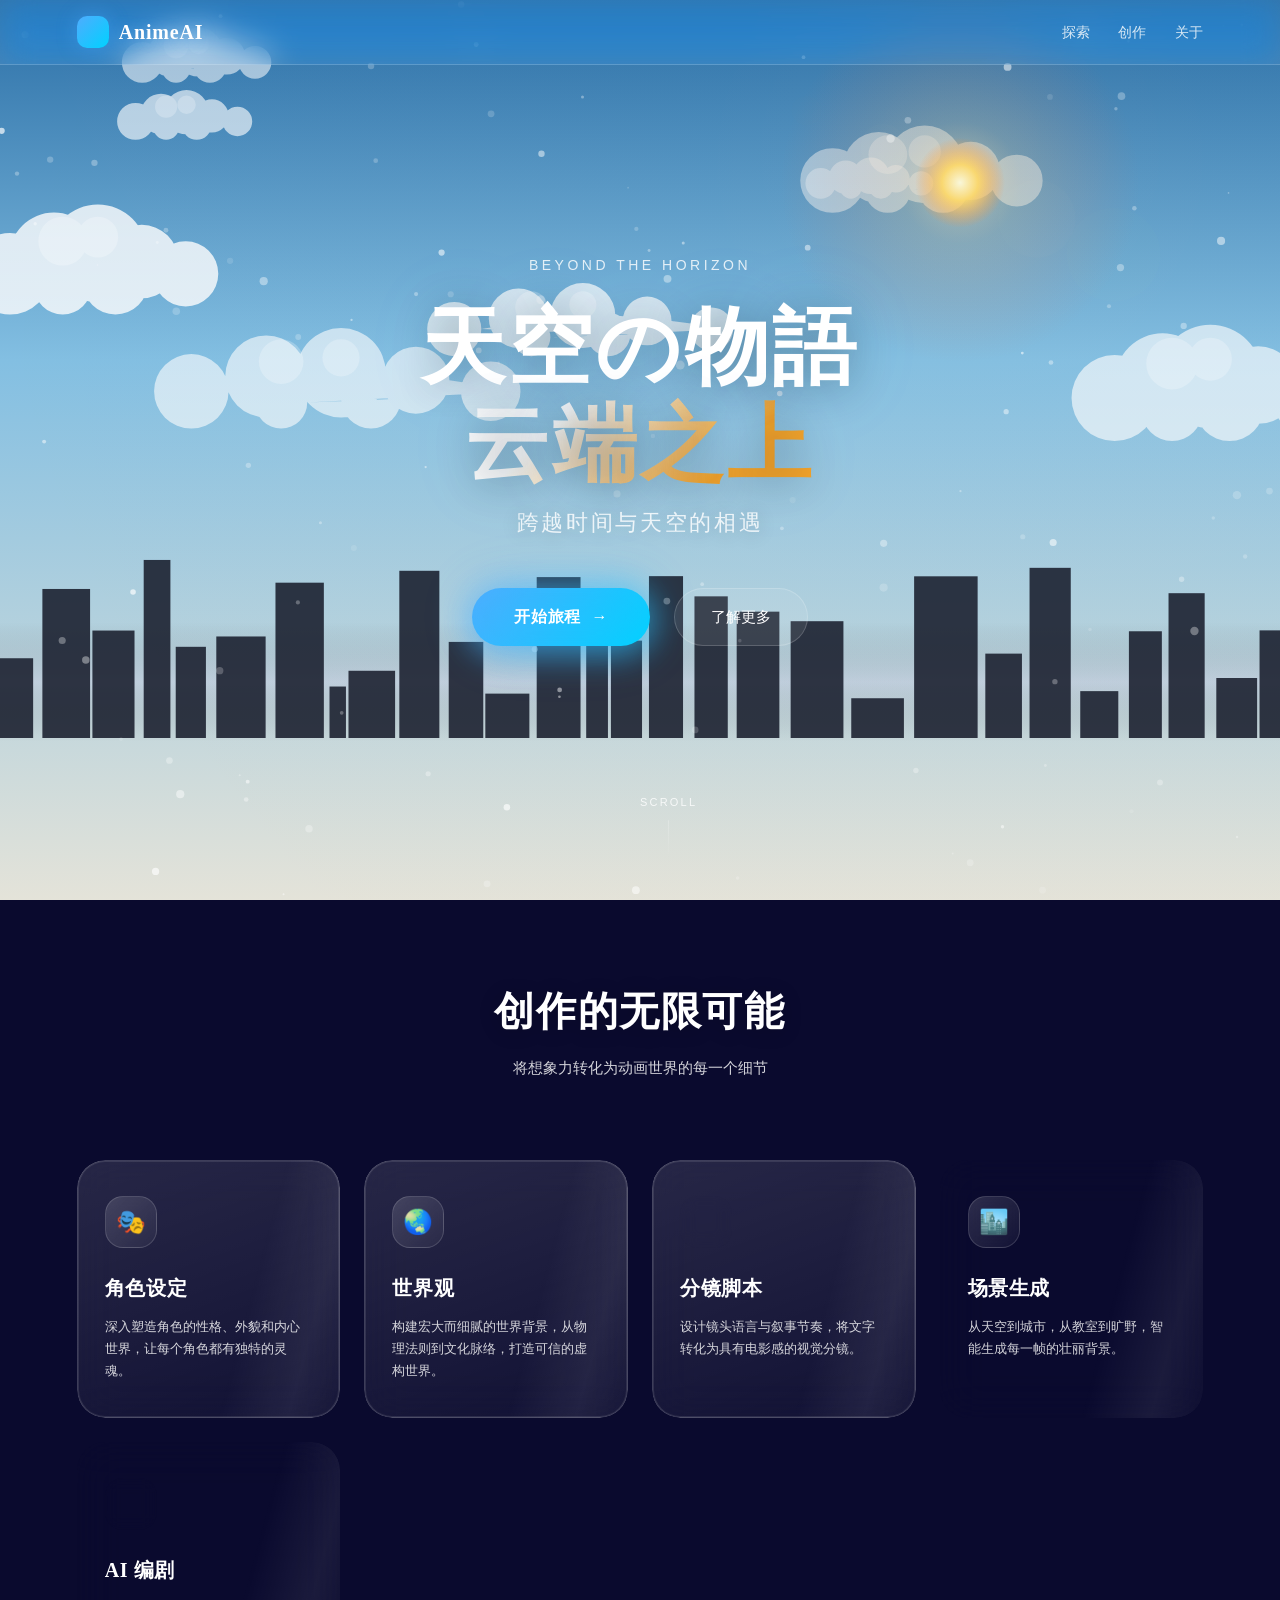
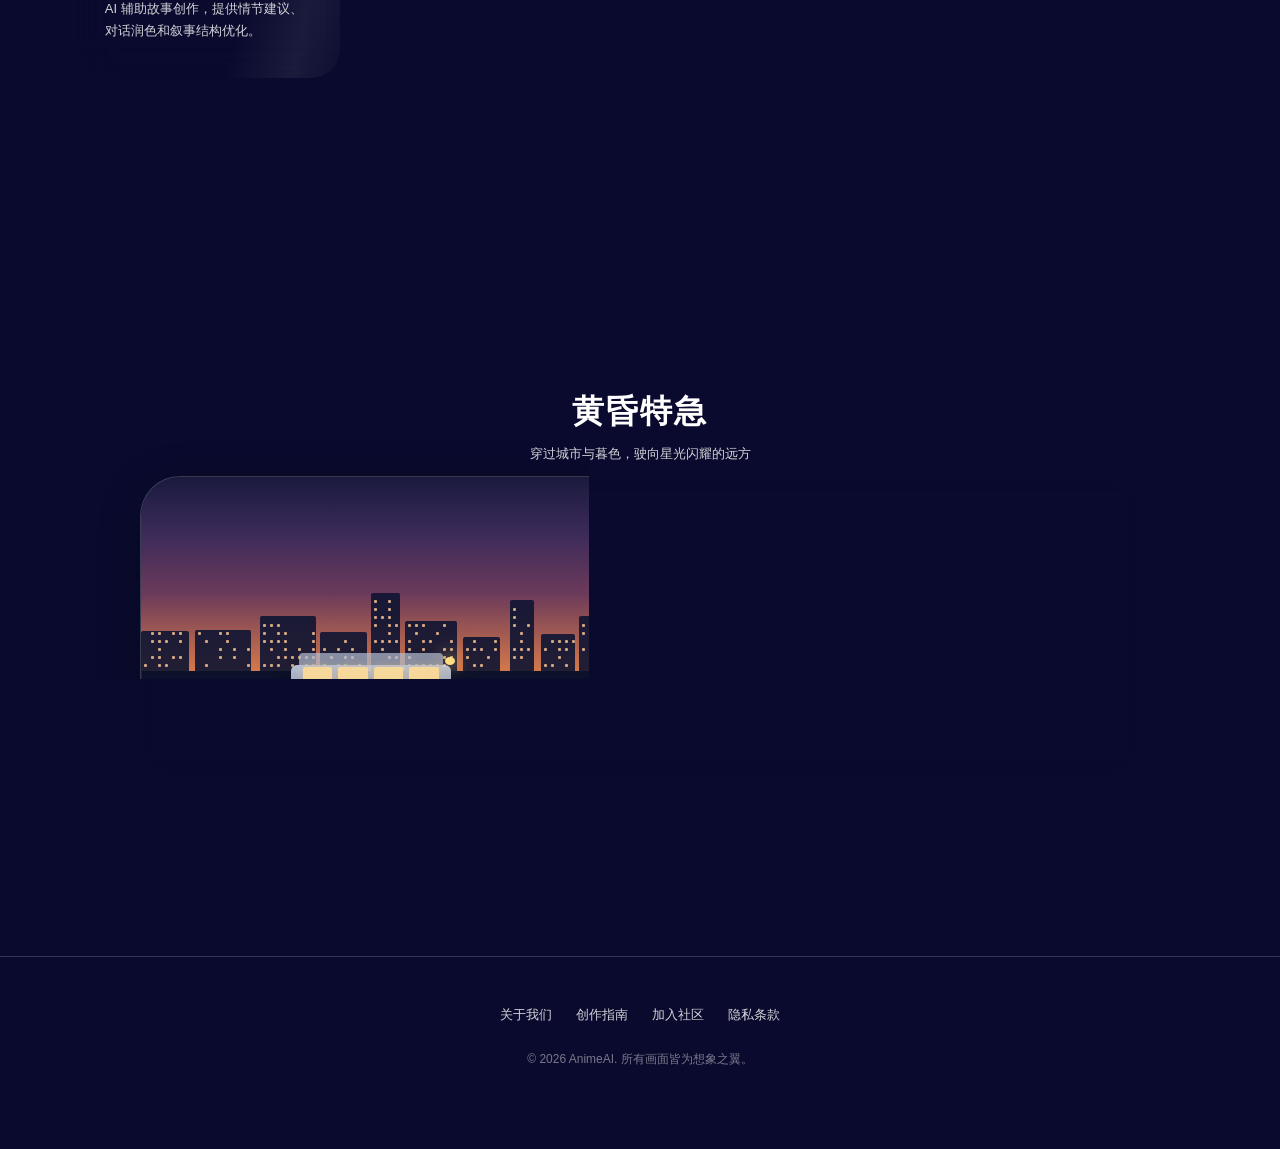
<file: src/main/resources/static/anime-landing.html>
<!DOCTYPE html>
<html lang="zh-CN">
<head>
<meta charset="UTF-8">
<meta name="viewport" content="width=device-width, initial-scale=1.0">
<title>AnimeAI · 跨越时间与天空的相遇</title>
<style>
/* ===== CSS Variables ===== */
:root {
  --deep-blue: #0f1b4d;
  --sky-blue: #4facfe;
  --cyan: #00d2ff;
  --gold: #f7a52a;
  --sunset-pink: #ff7b9c;
  --sunset-orange: #ff6b4a;
  --starry-purple: #6b3fa0;
  --starry-deep: #0a0a2e;
  --cloud-white: #f8f9ff;
  --text-primary: #ffffff;
  --text-secondary: rgba(255,255,255,0.82);
  --glass-bg: rgba(255,255,255,0.08);
  --glass-border: rgba(255,255,255,0.18);
  --glass-highlight: rgba(255,255,255,0.25);
  --shadow-cinematic: 0 8px 40px rgba(0,0,0,0.25), 0 0 0 1px rgba(255,255,255,0.06) inset;
  --shadow-card: 0 12px 50px rgba(0,0,0,0.3), 0 0 0 1px rgba(255,255,255,0.1) inset;
  --spacing-xs: 6px;
  --spacing-sm: 12px;
  --spacing-md: 24px;
  --spacing-lg: 48px;
  --spacing-xl: 80px;
  --radius-sm: 10px;
  --radius-md: 18px;
  --radius-lg: 28px;
  --radius-xl: 40px;
  --font-title: "Noto Serif SC", "Source Han Serif SC", "SimSun", "STSong", serif;
  --font-body: "PingFang SC", "Hiragino Sans GB", "Microsoft YaHei", "Noto Sans SC", sans-serif;
  --transition-smooth: 0.4s cubic-bezier(0.25, 0.46, 0.45, 0.94);
  --transition-bounce: 0.5s cubic-bezier(0.34, 1.56, 0.64, 1);
}

/* ===== Reset ===== */
*,*::before,*::after{box-sizing:border-box;margin:0;padding:0}
html{scroll-behavior:smooth;-webkit-font-smoothing:antialiased;text-rendering:optimizeLegibility}
body{font-family:var(--font-body);color:var(--text-primary);background:#0a0a2e;overflow-x:hidden;line-height:1.6}

/* ===== Canvas Background ===== */
#skyCanvas{position:fixed;top:0;left:0;width:100%;height:100%;z-index:0;pointer-events:none}

/* ===== Content Wrapper ===== */
.content-overlay{position:relative;z-index:1}

/* ===== Navigation ===== */
.nav{position:fixed;top:0;left:0;right:0;z-index:100;display:flex;align-items:center;justify-content:space-between;padding:16px clamp(20px,6vw,80px);backdrop-filter:blur(16px) saturate(140%);-webkit-backdrop-filter:blur(16px) saturate(140%);background:rgba(255,255,255,0.06);border-bottom:1px solid var(--glass-border);transition:background var(--transition-smooth)}
.nav.scrolled{background:rgba(255,255,255,0.1)}
.nav-brand{font-family:var(--font-title);font-size:20px;font-weight:700;letter-spacing:0.04em;color:var(--text-primary);text-shadow:0 2px 16px rgba(79,172,254,0.3);display:flex;align-items:center;gap:10px}
.nav-brand::before{content:'';width:32px;height:32px;border-radius:10px;background:linear-gradient(135deg,var(--sky-blue),var(--cyan));box-shadow:0 0 20px rgba(79,172,254,0.4)}
.nav-links{display:flex;gap:28px;align-items:center}
.nav-links a{color:var(--text-secondary);text-decoration:none;font-size:14px;font-weight:500;letter-spacing:0.02em;transition:color var(--transition-smooth);position:relative}
.nav-links a:hover{color:var(--text-primary)}
.nav-links a::after{content:'';position:absolute;bottom:-4px;left:0;width:0;height:1.5px;background:var(--sky-blue);transition:width var(--transition-smooth);border-radius:1px}
.nav-links a:hover::after{width:100%}

/* ===== Hero Section ===== */
.hero{min-height:100vh;display:flex;flex-direction:column;align-items:center;justify-content:center;text-align:center;padding:clamp(20px,4vw,60px);position:relative}
.hero-eyebrow{font-family:var(--font-body);font-size:clamp(12px,1.5vw,14px);letter-spacing:0.25em;text-transform:uppercase;color:var(--text-secondary);margin-bottom:var(--spacing-md);opacity:0;animation:fadeInUp 0.8s ease-out 0.1s forwards}
.hero-title{font-family:var(--font-title);font-size:clamp(36px,7vw,84px);font-weight:900;line-height:1.15;letter-spacing:0.04em;margin-bottom:var(--spacing-sm);opacity:0;animation:fadeInUp 0.8s ease-out 0.3s forwards;text-shadow:0 4px 40px rgba(0,0,0,0.3),0 0 80px rgba(79,172,254,0.15)}
.hero-title .line2{display:block;background:linear-gradient(135deg,#ffffff 30%,var(--gold) 70%);-webkit-background-clip:text;-webkit-text-fill-color:transparent;background-clip:text}
.hero-subtitle{font-family:var(--font-title);font-size:clamp(16px,2.5vw,22px);color:var(--text-secondary);letter-spacing:0.12em;margin-bottom:var(--spacing-lg);opacity:0;animation:fadeInUp 0.8s ease-out 0.5s forwards;text-shadow:0 2px 20px rgba(0,0,0,0.2)}
.hero-actions{display:flex;gap:var(--spacing-md);flex-wrap:wrap;justify-content:center;opacity:0;animation:fadeInUp 0.8s ease-out 0.7s forwards}

/* ===== CTA Button ===== */
.btn-primary{position:relative;display:inline-flex;align-items:center;gap:10px;padding:16px 42px;font-family:var(--font-body);font-size:16px;font-weight:600;letter-spacing:0.06em;color:white;text-decoration:none;border:none;border-radius:var(--radius-xl);cursor:pointer;background:linear-gradient(135deg,var(--sky-blue),var(--cyan),#a18cd1);background-size:200% 200%;animation:gradientShift 3s ease-in-out infinite;box-shadow:0 8px 32px rgba(79,172,254,0.35),0 0 60px rgba(79,172,254,0.15);transition:transform var(--transition-bounce),box-shadow var(--transition-smooth);overflow:visible;z-index:1}
.btn-primary::before{content:'';position:absolute;inset:-3px;border-radius:inherit;background:inherit;filter:blur(18px);opacity:0.5;z-index:-1;transition:opacity var(--transition-smooth),filter var(--transition-smooth)}
.btn-primary:hover{transform:translateY(-4px) scale(1.03);box-shadow:0 16px 48px rgba(79,172,254,0.5),0 0 100px rgba(79,172,254,0.25)}
.btn-primary:hover::before{opacity:0.8;filter:blur(28px)}
.btn-primary:active{transform:translateY(-1px) scale(0.98)}
.btn-arrow{display:inline-block;transition:transform var(--transition-smooth)}
.btn-primary:hover .btn-arrow{transform:translateX(5px)}
.btn-secondary{display:inline-flex;align-items:center;padding:16px 36px;font-size:15px;font-weight:500;color:var(--text-primary);text-decoration:none;border-radius:var(--radius-xl);border:1.5px solid var(--glass-border);background:var(--glass-bg);backdrop-filter:blur(12px);-webkit-backdrop-filter:blur(12px);transition:all var(--transition-smooth)}
.btn-secondary:hover{border-color:var(--glass-highlight);background:rgba(255,255,255,0.14);transform:translateY(-2px);box-shadow:0 8px 32px rgba(0,0,0,0.15)}

/* ===== Scroll Indicator ===== */
.scroll-indicator{position:absolute;bottom:40px;left:50%;transform:translateX(-50%);display:flex;flex-direction:column;align-items:center;gap:8px;opacity:0;animation:fadeInUp 0.8s ease-out 1.2s forwards}
.scroll-indicator span{font-size:11px;letter-spacing:0.2em;color:var(--text-secondary);text-transform:uppercase}
.scroll-line{width:1.5px;height:40px;background:linear-gradient(to bottom,var(--glass-highlight),transparent);border-radius:1px;animation:scrollPulse 2s ease-in-out infinite}

/* ===== Feature Cards Section ===== */
.features{padding:var(--spacing-xl) clamp(20px,6vw,80px);position:relative}
.features-header{text-align:center;margin-bottom:var(--spacing-xl)}
.features-header h2{font-family:var(--font-title);font-size:clamp(24px,3.5vw,40px);font-weight:700;letter-spacing:0.04em;margin-bottom:var(--spacing-sm);text-shadow:0 2px 20px rgba(0,0,0,0.2)}
.features-header p{font-size:15px;color:var(--text-secondary);max-width:600px;margin:0 auto}
.features-grid{display:grid;grid-template-columns:repeat(auto-fit,minmax(240px,1fr));gap:var(--spacing-md);max-width:1200px;margin:0 auto}

/* ===== Glass Card ===== */
.glass-card{position:relative;padding:36px 28px;border-radius:var(--radius-lg);cursor:pointer;text-decoration:none;color:var(--text-primary);overflow:hidden;transition:all 0.45s cubic-bezier(0.25,0.46,0.45,0.94);transform-style:preserve-3d;perspective:800px}
.glass-card::before{content:'';position:absolute;inset:0;border-radius:inherit;background:linear-gradient(160deg,rgba(255,255,255,0.12),rgba(255,255,255,0.03));backdrop-filter:blur(20px);-webkit-backdrop-filter:blur(20px);border:1px solid var(--glass-border);box-shadow:var(--shadow-card);transition:all 0.45s cubic-bezier(0.25,0.46,0.45,0.94);z-index:0}
.glass-card::after{content:'';position:absolute;inset:0;border-radius:inherit;background:linear-gradient(105deg,transparent 35%,rgba(255,255,255,0.07) 47%,transparent 60%);background-size:200% 100%;z-index:1;pointer-events:none;transition:background-position 0.6s ease}
.glass-card:hover{transform:translateY(-10px) rotateX(2deg) rotateY(-2deg)}
.glass-card:hover::before{border-color:var(--glass-highlight);box-shadow:0 20px 60px rgba(0,0,0,0.4),0 0 0 1px rgba(255,255,255,0.15) inset,0 0 40px rgba(79,172,254,0.08)}
.glass-card:hover::after{background-position:200% 0}
.glass-card:active{transform:translateY(-4px) rotateX(1deg)}
.card-icon{position:relative;z-index:2;width:52px;height:52px;border-radius:var(--radius-md);display:flex;align-items:center;justify-content:center;font-size:24px;margin-bottom:var(--spacing-md);background:linear-gradient(135deg,rgba(255,255,255,0.15),rgba(255,255,255,0.04));border:1px solid rgba(255,255,255,0.15);backdrop-filter:blur(8px);-webkit-backdrop-filter:blur(8px);transition:all var(--transition-smooth)}
.glass-card:hover .card-icon{background:linear-gradient(135deg,rgba(79,172,254,0.25),rgba(0,210,255,0.1));border-color:rgba(79,172,254,0.4);box-shadow:0 0 24px rgba(79,172,254,0.2)}
.card-title{position:relative;z-index:2;font-family:var(--font-title);font-size:20px;font-weight:700;letter-spacing:0.03em;margin-bottom:var(--spacing-sm)}
.card-desc{position:relative;z-index:2;font-size:13px;line-height:1.7;color:var(--text-secondary)}
.card-shine{position:absolute;top:-50%;left:-50%;width:200%;height:200%;background:radial-gradient(circle at 30% 30%,rgba(255,255,255,0.06) 0%,transparent 60%);z-index:0;pointer-events:none;transition:opacity var(--transition-smooth);opacity:0}
.glass-card:hover .card-shine{opacity:1}

/* ===== Train Section ===== */
.train-section{position:relative;margin:var(--spacing-xl) 0;padding:clamp(40px,8vw,100px) clamp(20px,6vw,80px);overflow:hidden}
.train-scene{position:relative;max-width:1000px;margin:0 auto;border-radius:var(--radius-xl);overflow:hidden;background:linear-gradient(180deg,rgba(20,30,60,0.7),rgba(10,15,35,0.85));border:1px solid var(--glass-border);backdrop-filter:blur(10px);-webkit-backdrop-filter:blur(10px);box-shadow:var(--shadow-cinematic);min-height:300px}
.train-sky{position:absolute;top:0;left:0;right:0;height:65%;background:linear-gradient(180deg,#1a1a3e 0%,#3d2b5a 30%,#6b3a5a 60%,#d4784a 100%);transition:opacity 0.1s linear}
.train-stars{position:absolute;top:10%;left:0;right:0;height:30%}
.train-star{position:absolute;width:2px;height:2px;background:white;border-radius:50%;animation:twinkle var(--duration) ease-in-out infinite;animation-delay:var(--delay)}
.train-city{position:absolute;bottom:35%;left:0;right:0;height:35%}
.city-building{position:absolute;bottom:0;background:rgba(15,20,50,0.9);border-radius:2px 2px 0 0}
.city-window{position:absolute;width:3px;height:3px;background:rgba(255,200,150,0.8);border-radius:1px;animation:windowGlow var(--duration) ease-in-out infinite;animation-delay:var(--delay)}
.train-rail{position:absolute;bottom:25%;left:0;right:0;height:10%;display:flex;align-items:flex-end}
.train-track{width:100%;height:2px;background:linear-gradient(90deg,transparent,rgba(255,255,255,0.3),transparent);position:relative}
.train-track::after{content:'';position:absolute;top:-6px;left:0;right:0;height:1px;background:rgba(255,255,255,0.1)}
.train-wires{position:absolute;bottom:26%;left:0;right:0;height:2px;display:flex;justify-content:space-between;padding:0 10%}
.train-wire{width:100%;height:1px;background:rgba(255,255,255,0.12);position:relative;margin-bottom:8px}
.train-wire-pole{position:absolute;bottom:-15px;width:2px;height:20px;background:rgba(255,255,255,0.15)}
.train-car{position:absolute;bottom:22%;left:15%;width:160px;height:45px;background:linear-gradient(180deg,rgba(200,210,230,0.9),rgba(150,160,180,0.8));border-radius:6px 6px 4px 4px;box-shadow:0 4px 20px rgba(0,0,0,0.3);animation:trainMove 12s linear infinite;z-index:3}
.train-car::before{content:'';position:absolute;top:-12px;left:8px;right:8px;height:14px;background:rgba(180,190,210,0.7);border-radius:4px 4px 0 0}
.train-car::after{content:'';position:absolute;bottom:-5px;left:12px;right:12px;height:6px;background:rgba(40,40,50,0.8);border-radius:0 0 3px 3px}
.train-windows{position:absolute;top:2px;left:12px;right:12px;height:30px;display:flex;gap:6px;justify-content:center}
.train-window{flex:1;background:rgba(255,220,150,0.9);border-radius:2px;box-shadow:0 0 8px rgba(255,200,100,0.4)}
.train-light{position:absolute;top:-8px;right:-4px;width:10px;height:8px;background:#ffdd80;border-radius:50%;box-shadow:0 0 16px #ffdd80,0 0 30px rgba(255,200,100,0.5)}
.train-car2{left:55%;bottom:22%;animation-delay:-6s;width:120px}
.train-section-label{position:relative;z-index:5;text-align:center;padding:var(--spacing-lg) 0 var(--spacing-sm)}
.train-section-label h3{font-family:var(--font-title);font-size:clamp(20px,3vw,32px);font-weight:700;letter-spacing:0.06em}
.train-section-label p{font-size:13px;color:var(--text-secondary);margin-top:var(--spacing-xs)}

/* ===== Footer ===== */
.footer{position:relative;z-index:1;text-align:center;padding:var(--spacing-lg) var(--spacing-md) var(--spacing-xl);border-top:1px solid var(--glass-border)}
.footer-links{display:flex;gap:var(--spacing-md);justify-content:center;flex-wrap:wrap;margin-bottom:var(--spacing-md)}
.footer-links a{color:var(--text-secondary);text-decoration:none;font-size:13px;transition:color var(--transition-smooth)}
.footer-links a:hover{color:var(--text-primary)}
.footer-copy{font-size:12px;color:rgba(255,255,255,0.45)}

/* ===== Keyframes ===== */
@keyframes fadeInUp{from{opacity:0;transform:translateY(30px)}to{opacity:1;transform:translateY(0)}}
@keyframes gradientShift{0%,100%{background-position:0% 50%}50%{background-position:100% 50%}}
@keyframes scrollPulse{0%,100%{opacity:0.3;transform:scaleY(0.8)}50%{opacity:1;transform:scaleY(1)}}
@keyframes twinkle{0%,100%{opacity:0.3}50%{opacity:1}}
@keyframes windowGlow{0%,100%{opacity:0.4}50%{opacity:1}}
@keyframes trainMove{0%{transform:translateX(-60px)}100%{transform:translateX(calc(100vw + 60px))}}
@keyframes float{0%,100%{transform:translateY(0)}50%{transform:translateY(-10px)}}
@keyframes meteorShoot{0%{transform:translate(0,0);opacity:1}70%{opacity:1}100%{transform:translate(-300px,200px);opacity:0}}

/* ===== prefers-reduced-motion ===== */
@media(prefers-reduced-motion:reduce){
  *,*::before,*::after{animation-duration:0.01ms!important;animation-iteration-count:1!important;transition-duration:0.01ms!important;scroll-behavior:auto!important}
  .glass-card:hover{transform:none}
  .btn-primary:hover{transform:none}
  #skyCanvas{display:none}
  body{background:linear-gradient(180deg,#1a2a6c,#4facfe,#0f0c29)}
}

/* ===== Mobile ===== */
@media(max-width:768px){
  .nav-links{gap:16px}
  .nav-links a{font-size:12px}
  .features-grid{grid-template-columns:1fr;gap:var(--spacing-sm)}
  .glass-card{padding:28px 22px}
  .train-scene{min-height:200px}
  .train-car{width:100px;height:30px;bottom:20%}
  .train-car2{width:80px;bottom:20%}
  .hero-title{letter-spacing:0.02em}
  .train-section{padding:20px;margin:40px 0}
}
@media(max-width:480px){
  .nav{padding:12px 16px}
  .nav-brand{font-size:16px}
  .nav-brand::before{width:24px;height:24px}
  .hero{padding:80px 16px 40px}
  .hero-actions{flex-direction:column;align-items:center;width:100%}
  .btn-primary,.btn-secondary{width:100%;justify-content:center;padding:14px 28px}
  .glass-card{padding:24px 18px}
  .card-title{font-size:18px}
}
</style>
</head>
<body>

<canvas id="skyCanvas"></canvas>

<div class="content-overlay">

  <nav class="nav" id="nav">
    <div class="nav-brand">AnimeAI</div>
    <div class="nav-links">
      <a href="#">探索</a>
      <a href="#">创作</a>
      <a href="#">关于</a>
    </div>
  </nav>

  <section class="hero" id="hero">
    <p class="hero-eyebrow">Beyond the Horizon</p>
    <h1 class="hero-title">
      天空の物語
      <span class="line2">云端之上</span>
    </h1>
    <p class="hero-subtitle">跨越时间与天空的相遇</p>
    <div class="hero-actions">
      <button class="btn-primary" id="btnPrimary">
        开始旅程
        <span class="btn-arrow">→</span>
      </button>
      <a href="#" class="btn-secondary">了解更多</a>
    </div>
    <div class="scroll-indicator">
      <span>Scroll</span>
      <div class="scroll-line"></div>
    </div>
  </section>

  <section class="features" id="features">
    <div class="features-header" data-reveal>
      <h2>创作的无限可能</h2>
      <p>将想象力转化为动画世界的每一个细节</p>
    </div>
    <div class="features-grid">
      <div class="glass-card" data-reveal>
        <div class="card-shine"></div>
        <div class="card-icon">🎭</div>
        <div class="card-title">角色设定</div>
        <div class="card-desc">深入塑造角色的性格、外貌和内心世界，让每个角色都有独特的灵魂。</div>
      </div>
      <div class="glass-card" data-reveal>
        <div class="card-shine"></div>
        <div class="card-icon">🌏</div>
        <div class="card-title">世界观</div>
        <div class="card-desc">构建宏大而细腻的世界背景，从物理法则到文化脉络，打造可信的虚构世界。</div>
      </div>
      <div class="glass-card" data-reveal>
        <div class="card-shine"></div>
        <div class="card-icon">🎬</div>
        <div class="card-title">分镜脚本</div>
        <div class="card-desc">设计镜头语言与叙事节奏，将文字转化为具有电影感的视觉分镜。</div>
      </div>
      <div class="glass-card" data-reveal>
        <div class="card-shine"></div>
        <div class="card-icon">🏙️</div>
        <div class="card-title">场景生成</div>
        <div class="card-desc">从天空到城市，从教室到旷野，智能生成每一帧的壮丽背景。</div>
      </div>
      <div class="glass-card" data-reveal>
        <div class="card-shine"></div>
        <div class="card-icon">🤖</div>
        <div class="card-title">AI 编剧</div>
        <div class="card-desc">AI 辅助故事创作，提供情节建议、对话润色和叙事结构优化。</div>
      </div>
    </div>
  </section>

  <section class="train-section" id="trainSection">
    <div class="train-section-label">
      <h3>黄昏特急</h3>
      <p>穿过城市与暮色，驶向星光闪耀的远方</p>
    </div>
    <div class="train-scene" id="trainScene">
      <div class="train-sky"></div>
      <div class="train-city" id="trainCity"></div>
      <div class="train-wires">
        <div class="train-wire"><div class="train-wire-pole" style="left:5%"></div></div>
        <div class="train-wire"><div class="train-wire-pole" style="left:25%"></div></div>
        <div class="train-wire"><div class="train-wire-pole" style="left:50%"></div></div>
        <div class="train-wire"><div class="train-wire-pole" style="left:75%"></div></div>
      </div>
      <div class="train-rail"><div class="train-track"></div></div>
      <div class="train-car">
        <div class="train-windows">
          <div class="train-window"></div>
          <div class="train-window"></div>
          <div class="train-window"></div>
          <div class="train-window"></div>
        </div>
        <div class="train-light"></div>
      </div>
      <div class="train-car train-car2">
        <div class="train-windows">
          <div class="train-window"></div>
          <div class="train-window"></div>
          <div class="train-window"></div>
        </div>
        <div class="train-light"></div>
      </div>
    </div>
  </section>

  <footer class="footer">
    <div class="footer-links">
      <a href="#">关于我们</a>
      <a href="#">创作指南</a>
      <a href="#">加入社区</a>
      <a href="#">隐私条款</a>
    </div>
    <p class="footer-copy">&copy; 2026 AnimeAI. 所有画面皆为想象之翼。</p>
  </footer>

</div>

<script>
(function(){
  const canvas = document.getElementById('skyCanvas');
  const ctx = canvas.getContext('2d');
  const trainSection = document.getElementById('trainSection');
  const nav = document.getElementById('nav');
  const btnPrimary = document.getElementById('btnPrimary');

  let W, H;
  let scrollProgress = 0;
  let targetProgress = 0;
  let mouseX = 0.5;
  let mouseY = 0.5;
  let time = 0;
  let particles = [];
  let shootingStars = [];
  let clouds = [];
  const prefersReducedMotion = window.matchMedia('(prefers-reduced-motion: reduce)').matches;

  function resize(){
    W = canvas.width = window.innerWidth;
    H = canvas.height = window.innerHeight;
    if(particles.length === 0) initParticles();
    initClouds();
  }

  function lerp(a,b,t){return a+(b-a)*t}
  function lerpColor(c1,c2,t){
    const r1=parseInt(c1.slice(1,3),16),g1=parseInt(c1.slice(3,5),16),b1=parseInt(c1.slice(5,7),16);
    const r2=parseInt(c2.slice(1,3),16),g2=parseInt(c2.slice(3,5),16),b2=parseInt(c2.slice(5,7),16);
    const r=Math.round(lerp(r1,r2,t)),g=Math.round(lerp(g1,g2,t)),b=Math.round(lerp(b1,b2,t));
    return `rgb(${r},${g},${b})`;
  }

  function initParticles(){
    particles = [];
    const count = prefersReducedMotion ? 20 : 120;
    for(let i=0;i<count;i++){
      particles.push({
        x: Math.random()*W,
        y: Math.random()*H,
        size: Math.random()*3+0.8,
        speedX: (Math.random()-0.5)*0.4,
        speedY: (Math.random()-0.5)*0.3-0.2,
        opacity: Math.random()*0.6+0.2,
        pulse: Math.random()*Math.PI*2
      });
    }
  }

  function initClouds(){
    clouds = [];
    const count = prefersReducedMotion ? 3 : 8;
    for(let i=0;i<count;i++){
      clouds.push({
        x: Math.random()*W,
        y: Math.random()*H*0.5+50,
        w: Math.random()*200+100,
        h: Math.random()*60+30,
        speed: Math.random()*0.3+0.1,
        opacity: Math.random()*0.5+0.3,
        layer: Math.floor(Math.random()*3)
      });
    }
  }

  function drawCloud(x,y,w,h,opacity,progress){
    ctx.save();
    const nightReduce = 1 - progress*0.7;
    ctx.globalAlpha = opacity*nightReduce;
    const cloudColor = lerpColor('#ffffff','#a0b0d0',progress*0.6);
    ctx.fillStyle = cloudColor;
    ctx.beginPath();
    const r=h*0.5;
    ctx.arc(x,y,r,0,Math.PI*2);
    ctx.arc(x+w*0.25,y-r*0.4,r*1.1,0,Math.PI*2);
    ctx.arc(x+w*0.5,y-r*0.5,r*1.2,0,Math.PI*2);
    ctx.arc(x+w*0.75,y-r*0.3,r*0.9,0,Math.PI*2);
    ctx.arc(x+w,y,r*0.8,0,Math.PI*2);
    ctx.arc(x+w*0.3,y+r*0.3,r*0.7,0,Math.PI*2);
    ctx.arc(x+w*0.6,y+r*0.2,r*0.8,0,Math.PI*2);
    ctx.fill();

    if(opacity>0.4){
      ctx.globalAlpha = 0.25*nightReduce;
      ctx.fillStyle = '#ffffff';
      ctx.beginPath();
      ctx.arc(x+w*0.3,y-r*0.8,r*0.6,0,Math.PI*2);
      ctx.arc(x+w*0.5,y-r*0.9,r*0.5,0,Math.PI*2);
      ctx.fill();
    }
    ctx.restore();
  }

  function drawSky(progress){
    const dayTop = '#2980b9';
    const dayMid = '#6dd5fa';
    const dayBot = '#e0f0ff';
    const duskTop = '#2c1b4d';
    const duskMid = '#e85d75';
    const duskBot = '#f7a52a';
    const nightTop = '#0a0a2e';
    const nightMid = '#1a1040';
    const nightBot = '#0d1b3e';

    let topColor,midColor,botColor;
    if(progress<0.4){
      const t=progress/0.4;
      topColor=lerpColor(dayTop,duskTop,t);
      midColor=lerpColor(dayMid,duskMid,t);
      botColor=lerpColor(dayBot,duskBot,t);
    }else{
      const t=(progress-0.4)/0.6;
      topColor=lerpColor(duskTop,nightTop,t);
      midColor=lerpColor(duskMid,nightMid,t);
      botColor=lerpColor(duskBot,nightBot,t);
    }

    const grad=ctx.createLinearGradient(0,0,0,H);
    grad.addColorStop(0,topColor);
    grad.addColorStop(0.4,midColor);
    grad.addColorStop(1,botColor);
    ctx.fillStyle=grad;
    ctx.fillRect(0,0,W,H);
  }

  function drawSun(progress){
    const sunY = lerp(H*0.18, H*0.5, progress);
    const sunX = W*0.75;
    if(progress>0.55) return;

    const alpha=1-progress*1.5;
    const sunColor=lerpColor('#ffe066','#ff6b4a',progress);

    ctx.save();
    ctx.globalAlpha = Math.max(0,alpha);

    const glowGrad=ctx.createRadialGradient(sunX,sunY,10,sunX,sunY,180);
    glowGrad.addColorStop(0,'rgba(255,240,180,0.5)');
    glowGrad.addColorStop(0.3,'rgba(255,180,100,0.2)');
    glowGrad.addColorStop(1,'rgba(255,100,50,0)');
    ctx.fillStyle=glowGrad;
    ctx.beginPath();
    ctx.arc(sunX,sunY,180,0,Math.PI*2);
    ctx.fill();

    const sunGrad=ctx.createRadialGradient(sunX,sunY,0,sunX,sunY,45);
    sunGrad.addColorStop(0,'#fffde0');
    sunGrad.addColorStop(0.4,sunColor);
    sunGrad.addColorStop(1,'rgba(255,140,50,0)');
    ctx.fillStyle=sunGrad;
    ctx.beginPath();
    ctx.arc(sunX,sunY,45,0,Math.PI*2);
    ctx.fill();
    ctx.restore();
  }

  function drawCity(progress){
    const cityY = H*0.82;
    const buildings=[];
    const seed=42;
    let x=0;
    while(x<W){
      const w=20+Math.sin(x*0.1+seed)*15+Math.random()*30;
      const h=60+Math.sin(x*0.05)*40+Math.random()*100;
      buildings.push({x,w,h});
      x+=w+Math.random()*10+2;
    }

    ctx.save();
    const alpha=0.85+progress*0.15;
    ctx.globalAlpha=alpha;

    buildings.forEach(b=>{
      const darken=0.6+progress*0.3;
      const r=Math.round(lerp(30,15,darken));
      const g=Math.round(lerp(40,18,darken));
      const bl=Math.round(lerp(60,30,darken));
      ctx.fillStyle=`rgb(${r},${g},${bl})`;
      ctx.fillRect(b.x,cityY-b.h,b.w,b.h);

      if(progress>0.1){
        const windowAlpha=(progress-0.1)*1.5;
        ctx.globalAlpha=alpha*Math.min(1,windowAlpha)*0.9;
        for(let wy=cityY-b.h+8;wy<cityY-4;wy+=14){
          for(let wx=b.x+5;wx<b.x+b.w-4;wx+=10){
            if(Math.random()>0.55){
              const warm=Math.random()*0.4+0.6;
              ctx.fillStyle=`rgba(255,${Math.round(200*warm)},${Math.round(130*warm)},${0.7+Math.random()*0.3})`;
              ctx.fillRect(wx,wy,3,3);
            }
          }
        }
      }
    });
    ctx.restore();
  }

  function drawStars(progress){
    if(progress<0.25) return;
    const alpha=(progress-0.25)*2.5;
    ctx.save();
    ctx.globalAlpha=Math.min(1,alpha)*0.9;

    const starCount=200;
    for(let i=0;i<starCount;i++){
      const sx=(i*7919+397)%W;
      const sy=((i*6271+139)%(H*0.45))+10;
      const size=(i%3)*0.4+0.5;
      const twinkle=Math.sin(time*0.003+i*13.7)*0.4+0.6;
      ctx.fillStyle=`rgba(255,255,255,${0.4+twinkle*0.6})`;
      ctx.beginPath();
      ctx.arc(sx,sy,size,0,Math.PI*2);
      ctx.fill();
    }
    ctx.restore();
  }

  function drawParticles(time){
    ctx.save();
    particles.forEach(p=>{
      p.x+=p.speedX*(prefersReducedMotion?0.1:1);
      p.y+=p.speedY*(prefersReducedMotion?0.1:1);
      if(p.x<0)p.x=W;
      if(p.x>W)p.x=0;
      if(p.y<0)p.y=H;
      if(p.y>H)p.y=0;
      if(prefersReducedMotion) return;

      const pulse=Math.sin(time*0.003+p.pulse)*0.3+0.7;
      const alpha=p.opacity*pulse;
      const nightGlow=scrollProgress>0.4?(scrollProgress-0.4)*1.5:0;
      const color=scrollProgress>0.5
        ?`rgba(180,200,255,${alpha})`
        :`rgba(255,255,255,${alpha})`;

      ctx.fillStyle=color;
      ctx.beginPath();
      ctx.arc(p.x,p.y,p.size*(0.8+pulse*0.4),0,Math.PI*2);
      ctx.fill();

      if(nightGlow>0.3&&p.size>2){
        ctx.fillStyle=`rgba(180,200,255,${alpha*0.3})`;
        ctx.beginPath();
        ctx.arc(p.x,p.y,p.size*2.5,0,Math.PI*2);
        ctx.fill();
      }
    });
    ctx.restore();
  }

  function spawnShootingStar(){
    if(Math.random()<0.003&&shootingStars.length<(prefersReducedMotion?0:2)){
      shootingStars.push({
        x:Math.random()*W*0.8+W*0.1,
        y:Math.random()*H*0.3+20,
        life:1,
        speed:Math.random()*0.02+0.01,
        length:Math.random()*80+60
      });
    }
  }

  function drawShootingStars(time){
    spawnShootingStar();
    ctx.save();
    shootingStars=shootingStars.filter(s=>s.life>0);
    shootingStars.forEach(s=>{
      if(prefersReducedMotion){s.life=0;return}
      s.x-=2;
      s.y+=1.2;
      s.life-=s.speed;
      const alpha=s.life;
      const grad=ctx.createLinearGradient(s.x,s.y,s.x+s.length,s.y-s.length*0.5);
      grad.addColorStop(0,`rgba(255,255,255,${alpha})`);
      grad.addColorStop(1,`rgba(255,255,255,0)`);
      ctx.strokeStyle=grad;
      ctx.lineWidth=1.5;
      ctx.beginPath();
      ctx.moveTo(s.x,s.y);
      ctx.lineTo(s.x+s.length,s.y-s.length*0.5);
      ctx.stroke();
    });
    ctx.restore();
  }

  function drawLensFlare(progress){
    if(progress>0.4) return;
    const sx=W*0.75;
    const sy=lerp(H*0.18,H*0.5,progress);
    const alpha=1-progress*2;
    ctx.save();
    ctx.globalAlpha=Math.max(0,alpha*0.08);
    const flareGrad=ctx.createRadialGradient(sx,sy,0,sx,sy,W);
    flareGrad.addColorStop(0,'rgba(255,220,150,0.6)');
    flareGrad.addColorStop(0.2,'rgba(255,180,100,0.1)');
    flareGrad.addColorStop(1,'rgba(255,100,50,0)');
    ctx.fillStyle=flareGrad;
    ctx.fillRect(0,0,W,H);

    for(let i=0;i<5;i++){
      const ringX=sx+(i-2)*W*0.06;
      const ringY=sy+(i-2)*H*0.04;
      ctx.globalAlpha=Math.max(0,alpha*0.03*(1-Math.abs(i-2)*0.2));
      ctx.fillStyle='rgba(255,200,150,0.6)';
      ctx.beginPath();
      ctx.arc(ringX,ringY,15+i*8,0,Math.PI*2);
      ctx.fill();
    }
    ctx.restore();
  }

  function drawHorizonHaze(progress){
    ctx.save();
    const hazeY=H*0.78;
    const hazeGrad=ctx.createLinearGradient(0,hazeY-80,0,hazeY+40);
    const hazeColor=progress>0.4
      ?`rgba(40,20,50,0.25)`
      :`rgba(200,180,220,0.2)`;
    hazeGrad.addColorStop(0,'rgba(0,0,0,0)');
    hazeGrad.addColorStop(0.5,hazeColor);
    hazeGrad.addColorStop(1,'rgba(0,0,0,0)');
    ctx.fillStyle=hazeGrad;
    ctx.fillRect(0,hazeY-80,W,120);
    ctx.restore();
  }

  function render(timestamp){
    if(prefersReducedMotion){
      ctx.clearRect(0,0,W,H);
      drawSky(scrollProgress);
      drawSun(scrollProgress);
      drawCity(scrollProgress);
      drawStars(scrollProgress);
      return;
    }

    time=timestamp;
    scrollProgress=lerp(scrollProgress,targetProgress,0.04);
    ctx.clearRect(0,0,W,H);

    drawSky(scrollProgress);
    drawHorizonHaze(scrollProgress);

    clouds.forEach(c=>{
      c.x+=c.speed*(1+c.layer*0.5);
      if(c.x>W+200)c.x=-c.w;
      const parallaxY=c.y-scrollProgress*c.layer*60;
      drawCloud(c.x,parallaxY,c.w,c.h,c.opacity+0.1*c.layer,scrollProgress);
    });

    drawSun(scrollProgress);
    drawLensFlare(scrollProgress);
    drawCity(scrollProgress);
    drawStars(scrollProgress);
    drawParticles(time);
    drawShootingStars(time);

    requestAnimationFrame(render);
  }

  function updateScroll(){
    const scrollY=window.scrollY||window.pageYOffset;
    const maxScroll=document.documentElement.scrollHeight-window.innerHeight;
    targetProgress=Math.min(1,Math.max(0,scrollY/maxScroll));

    if(scrollY>50) nav.classList.add('scrolled');
    else nav.classList.remove('scrolled');
  }

  function handleMouseMove(e){
    mouseX=e.clientX/W;
    mouseY=e.clientY/H;
  }

  /* Reveal on scroll */
  function handleReveal(){
    const reveals=document.querySelectorAll('[data-reveal]');
    reveals.forEach(el=>{
      const rect=el.getBoundingClientRect();
      if(rect.top<window.innerHeight*0.85){
        el.style.opacity='1';
        el.style.transform='translateY(0)';
      }
    });
  }

  /* Button particle burst */
  function createButtonParticles(e){
    if(prefersReducedMotion) return;
    const btn=btnPrimary;
    const rect=btn.getBoundingClientRect();
    const cx=rect.left+rect.width/2;
    const cy=rect.top+rect.height/2;
    const particleCount=12;
    for(let i=0;i<particleCount;i++){
      const angle=(Math.PI*2/particleCount)*i;
      const el=document.createElement('div');
      const size=Math.random()*4+3;
      el.style.cssText=`
        position:fixed;z-index:9999;pointer-events:none;
        width:${size}px;height:${size}px;border-radius:50%;
        background:rgba(255,255,255,0.9);
        left:${cx}px;top:${cy}px;
        box-shadow:0 0 ${size*2}px rgba(200,220,255,0.6);
        transition:all 0.7s cubic-bezier(0.25,0.46,0.45,0.94);
      `;
      document.body.appendChild(el);
      requestAnimationFrame(()=>{
        el.style.transform=`translate(${Math.cos(angle)*50}px,${Math.sin(angle)*50}px)`;
        el.style.opacity='0';
      });
      setTimeout(()=>el.remove(),750);
    }
  }

  /* Generate train city buildings */
  function buildTrainCity(){
    const city=document.getElementById('trainCity');
    if(!city) return;
    city.innerHTML='';
    const w=city.clientWidth||city.parentElement.clientWidth;
    let x=0;
    while(x<w){
      const bw=Math.random()*40+20;
      const bh=Math.random()*60+30;
      const b=document.createElement('div');
      b.className='city-building';
      b.style.cssText=`left:${x}px;width:${bw}px;height:${bh}px`;
      city.appendChild(b);

      for(let wy=4;wy<bh-4;wy+=8){
        for(let wx=3;wx<bw-3;wx+=7){
          if(Math.random()>0.5){
            const win=document.createElement('div');
            win.className='city-window';
            win.style.cssText=`left:${wx}px;bottom:${wy}px;--duration:${2+Math.random()*3}s;--delay:${Math.random()*2}s`;
            b.appendChild(win);
          }
        }
      }
      x+=bw+Math.random()*8+3;
    }
  }

  /* Init reveals */
  document.querySelectorAll('[data-reveal]').forEach(el=>{
    el.style.opacity='0';
    el.style.transform='translateY(30px)';
    el.style.transition='opacity 0.7s ease-out, transform 0.7s ease-out';
  });

  /* Events */
  window.addEventListener('resize',()=>{resize();buildTrainCity();});
  window.addEventListener('scroll',()=>{updateScroll();handleReveal();});
  if(!prefersReducedMotion){
    document.addEventListener('mousemove',handleMouseMove);
  }
  btnPrimary.addEventListener('click',createButtonParticles);

  resize();
  updateScroll();
  handleReveal();
  buildTrainCity();
  if(!prefersReducedMotion) requestAnimationFrame(render);
  else render(0);
})();
</script>
</body>
</html>
</file>
